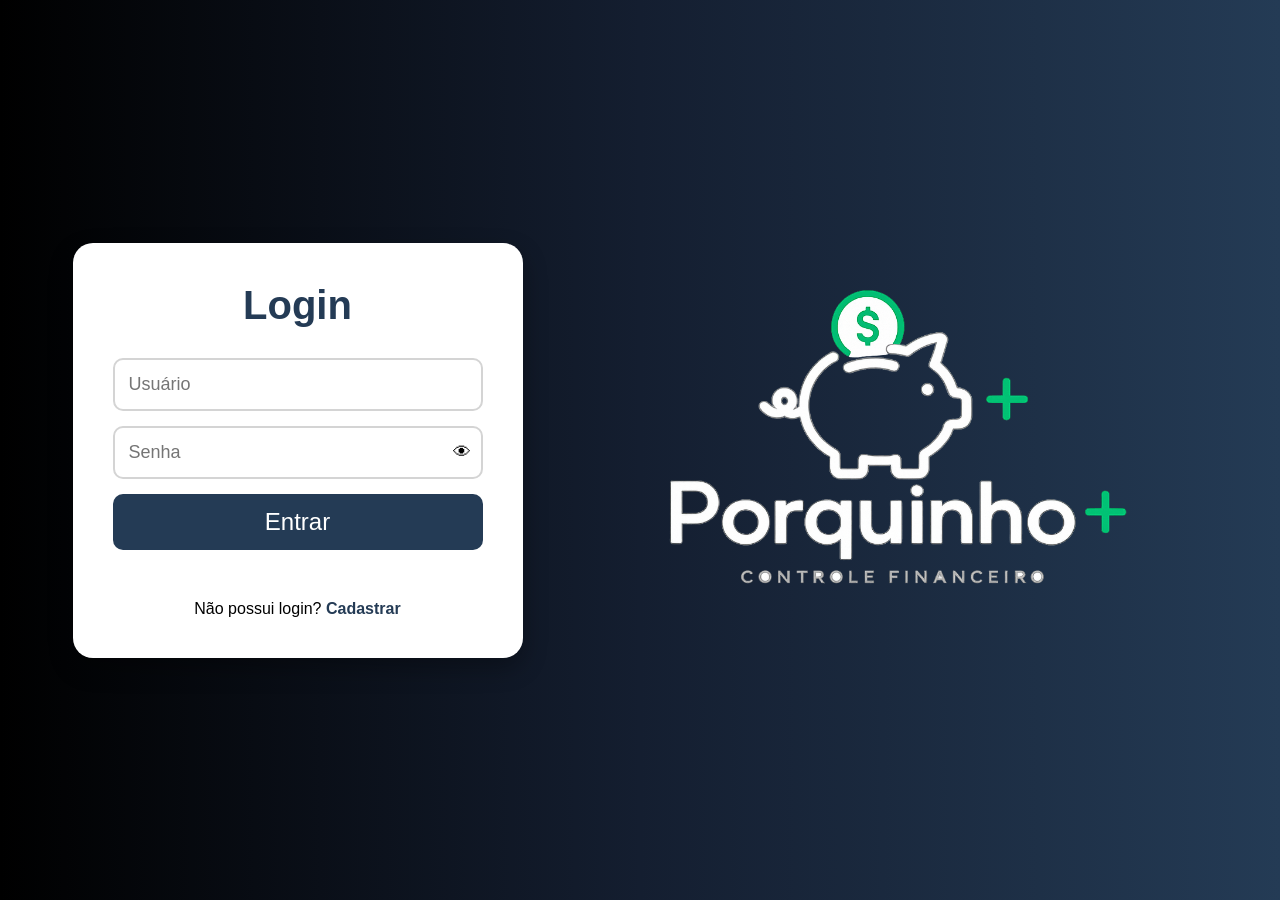
<file: front-end/index.html>
<!DOCTYPE html>
<html lang="pt-BR">
<head>
    <meta charset="UTF-8">
    <title>Porquinho+</title>
    <link rel="stylesheet" href="stylehome.css">
</head>
<body>
    <img src="../Imagens/logo2.png" class="logo2" draggable="false">
    <div class="saldoseparação">
    <span>Saldo Atual:</span>
    <span id="saldo">R$ 0,00</span>
    </div>
    <h4>Ganhos/Gastos</h4>
    <div id="listaganhogasto"></div>

    <div class="perfil">
        <button id="botaoperfil" onclick="abrirPerfil()">👤</button>
    </div>
    <div id="menuPerfil" class="sidebar">

    <button class="fecharSidebar" onclick="fecharPerfil()">✖</button>

    <h3>Perfil</h3>

    <div class="opcoesPerfil">
    <button onclick="abrirJanelaUsuario()">⚙ Alterar usuário</button>
    <button onclick="abrirJanelaSenha()">🔒 Alterar senha</button>
    </div>

    <button class="sair" onclick="sair()">🚪 Sair</button>

    </div>
<!--ganhos/gastos-->
    <button type="button" onclick = "ganhos()" id="botaoganhos">Ganhos</button>
    <dialog id="janelaGanhos">
    <div class = "boxganhos">
        <h5>Ganho</h5>
        <input id="ganho"required type="text" placeholder="Ganho"><br>
        <input id="descricaoG" type="text" placeholder="Descrição" pattern="[a-zA-Z\s!-@]+"><br>
        <p id="erro"></p>
        <button id="ganhosADC" onclick="ganhosADC()" type="button">Adicionar</button>
        <button onclick= "xganhos()">Fechar</button>
    </div>
    </dialog>
    <button type="button" onclick = "gastos()">Gastos</button>   
    <dialog id="janelaGastos">
    <h6>Gasto</h6>
    <div class = "boxperdas">
        <input id="gasto" type="text" placeholder="Gasto"><br>
        <input id="descricaoP" type="text" placeholder="Descrição" pattern="[a-zA-Z\s!-@]+"><br>
        <p id="erro2"></p>
        <button id="gastosADC" onclick="gastosADC()" type="button">Adicionar</button>
        <button onclick= "xgastos()">Fechar</button>
    </div>
    </dialog>
<!--ganhos/gastos-->
    <dialog id="janelaedicaoganho">
        <h7>Ganho</h7><br>
        <input id="ganhoeditar" type="text" placeholder="Ganho"><br>
        <input id="descricaoeditarG" type="text" placeholder="Descrição"><br>
        <p id="erro3"></p>
        <button onclick="salvaredicaoG()" type="button">Salvar</button>
        <button onclick= "xedicaoganho()">Cancelar</button>
    </dialog>
    <dialog id="janelaedicaogastos">
        <h8>Gasto</h8><br>
        <input id="gastoeditar" type="text" placeholder="Gasto"><br>
        <input id="descricaoeditarP" type="text" placeholder="Descrição"><br>
        <p id="erro4"></p>
        <button onclick="salvaredicaoP()" type="button">Salvar</button>
        <button onclick= "xedicaogasto()">Cancelar</button>
    </dialog>

    <dialog id="janelaUsuario">
    <h3>Alterar usuário</h3>
    <input
        id="novoUsuario"
        type="text"
        placeholder="Novo usuário"
    >
    <br><br>
    <input
        id="senhaAtualUsuario"
        type="password"
        placeholder="Senha atual"
    >
    <br><br>
    <button onclick="alterarUsuario()">
        Salvar
    </button>
    <button onclick="fecharJanelaUsuario()">
        Cancelar
    </button>
</dialog>
<dialog id="janelaSenha">
    <h3>Alterar senha</h3>
    <input
        id="senhaAtual"
        type="password"
        placeholder="Senha atual"
    >
    <br><br>
    <input
        id="novaSenha"
        type="password"
        placeholder="Nova senha"
    >
    <br><br>
    <input
        id="confirmarSenha"
        type="password"
        placeholder="Confirmar nova senha"
    >
    <br><br>
    <button onclick="alterarSenha()">
        Salvar
    </button>
    <button onclick="fecharJanelaSenha()">
        Cancelar
    </button>
</dialog>


    <script src="scripthome.js"></script>
</body>
</html>
</file>
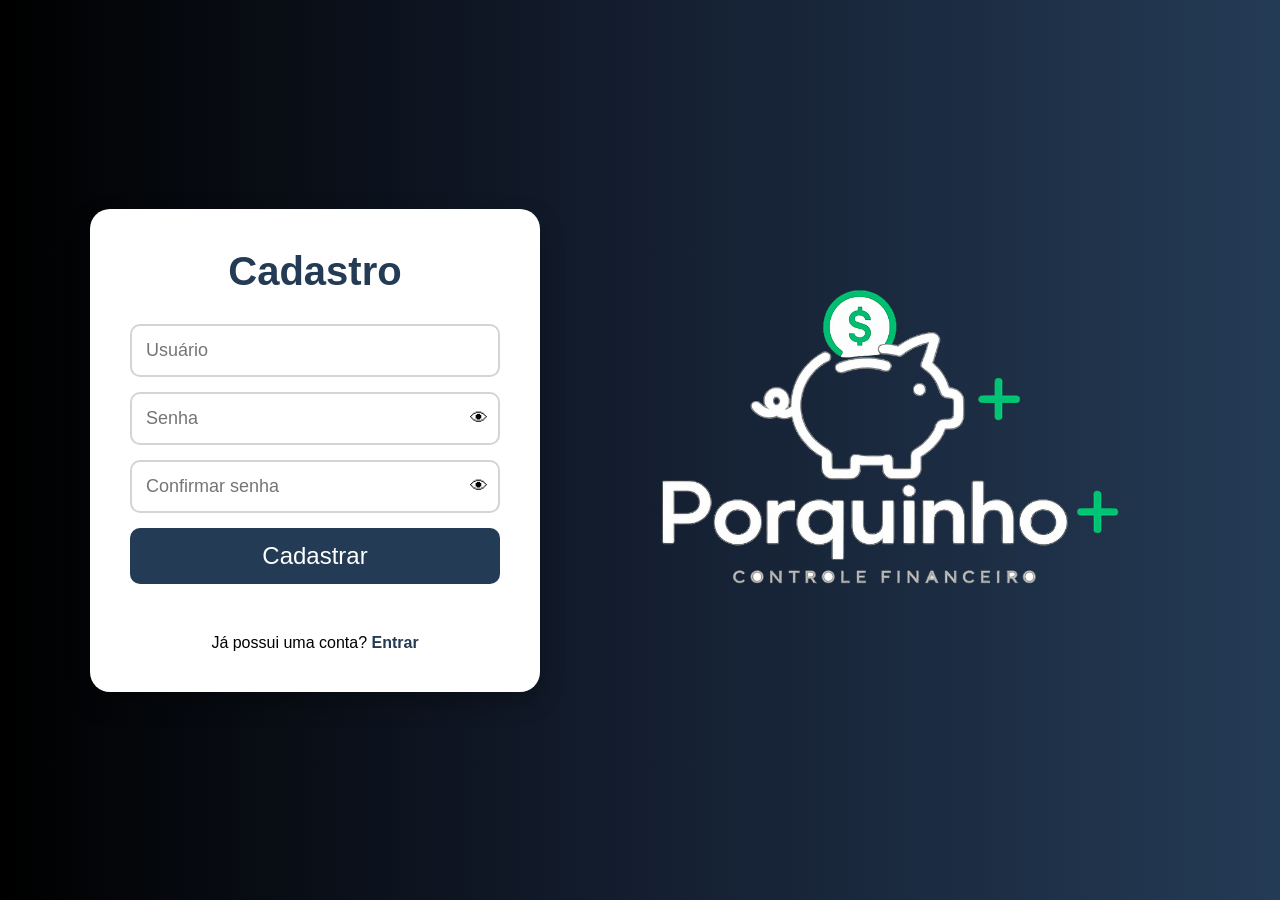
<file: front-end/Cadastro.html>
<!DOCTYPE html>
<html lang="pt-BR">
<head>
    <meta charset="UTF-8">
    <title>Cadastrar</title>
    <link rel="stylesheet" href="style.css">
</head>
<body>
    <main class="container">
        <h1>Cadastro</h1>
        <form id="formCadastro">
            <div class="campo">
                <input type="text" placeholder="Usuário" pattern="[a-zA-Z\s!-@]+" id="usuario" required>
            </div>
            <div class="campo-senha">
                <input type="password" placeholder="Senha" id="senha" required>
                <button type="button" onclick="mostrarsenha()">👁</button>
            </div>

            <div class="campo-senha">
                <input type="password" placeholder="Confirmar senha" id="confsenha" required>
                <button type="button" onclick="mostrarconfsenha()">👁</button>
            </div>
                <button type="submit">Cadastrar</button>
                <p id="errosenha"></p>
            <p>
                <label>Já possui uma conta?</label>
                <a href="Login.html">Entrar</a>
            </p>
        </form>
        </main>
        <img src="../Imagens/logo.png" class="logo">


        <script src="script.js"></script>
        
</body>
</html>
</file>
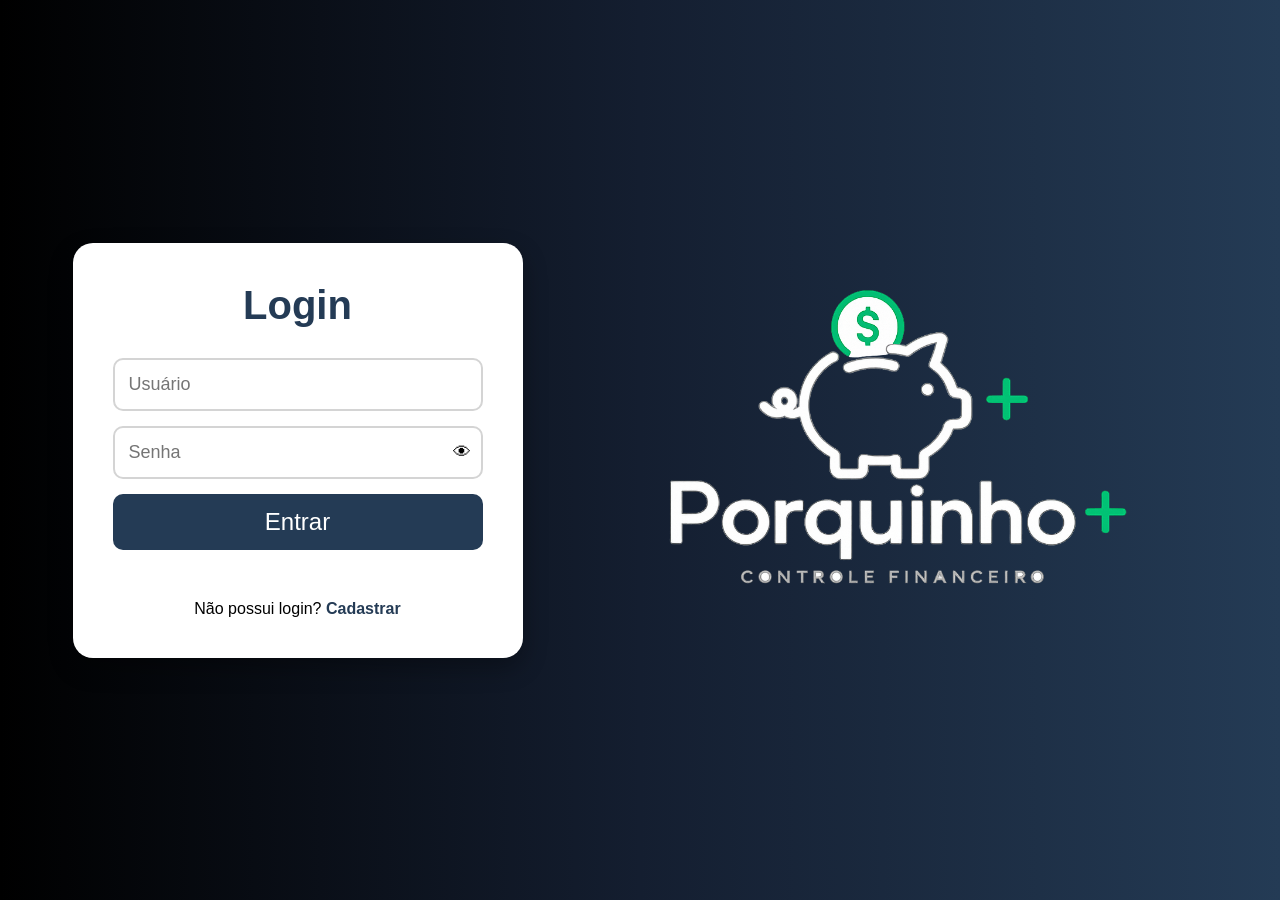
<file: front-end/Login.html>
<!DOCTYPE html>
<html lang="pt-BR">
<head>
    <meta charset="UTF-8">
  <title>Login</title>
  <link rel="stylesheet" href="style.css">
</head>
    <body>
        <div class="area-login">
            <main class="container">
                <h1>Login</h1>
                <form id="formLogin">  
                <div class="campo">
                    <input type="text" placeholder="Usuário" pattern="[a-zA-Z\s!-@]+" id="usuario" required>
                </div>
                <div class = "campo-senha">
                    <input type="password" placeholder="Senha" pattern="[a-zA-Z\s!-@]+" id="senha" required> <button type="button" onclick="mostrarsenha()">👁</button>
                </div>
                    <button type="submit">Entrar</button>
                    <p id="errologin"></p>
                <p>
                    <label>Não possui login?</label>
                    <a href="Cadastro.html">Cadastrar</a>
                </p>
                        
                        
                        
                </form>
            </main>
            <img src="../Imagens/logo.png" class="logo">
        </div>


        <script src="script.js"></script>
</body>
</html>
</file>
<file: front-end/stylehome.css>
*{
    margin:0;
    padding:0;
    box-sizing:border-box;
    font-family:Arial, Helvetica, sans-serif;
}

body{

    background:
        linear-gradient(
            to right,
            #000000,
            #141e30,
            #243b55
        );

    min-height:100vh;

    text-align:center;

    padding:40px 20px;

    color:white;
}

/* PERFIL */

.perfil{

    position:absolute;

    top:20px;

    right:25px;
}

#botaoperfil{

    width:60px;
    height:60px;

    border:none;

    border-radius:50%;

    background:white;

    font-size:30px;

    cursor:pointer;

    box-shadow:
        0 6px 18px rgba(0,0,0,.35);

    transition:.25s;
}

#botaoperfil:hover{

    transform:
        scale(1.08);

}

/* TÍTULO */

h1{

    font-size:44px;

    margin-bottom:35px;

    color:white;

    letter-spacing:-1px;
}

/* SALDO */

.saldoseparação{

    display:inline-flex;

    gap:12px;

    align-items:center;

    padding:18px 30px;

    background:
        rgba(255,255,255,.08);

    backdrop-filter:blur(12px);

    border-radius:18px;

    margin-bottom:35px;

    box-shadow:
        0 10px 30px rgba(0,0,0,.25);

    font-size:26px;

    font-weight:bold;
}

/* SUBTITULO */

h4{

    margin-bottom:25px;

    font-size:24px;

    color:white;
}

/* BOTÕES */

#botaoganhos,
button[onclick="gastos()"]{

    padding:14px 26px;

    border:none;

    border-radius:12px;

    font-size:16px;

    font-weight:bold;

    color:white;

    cursor:pointer;

    margin:8px;

    transition:.25s;
}

#botaoganhos{

    background:#34a853;
}

#botaoganhos:hover{

    background:#2b8c45;

    transform:translateY(-2px);
}

button[onclick="gastos()"]{

    background:#e53935;
}

button[onclick="gastos()"]:hover{

    background:#c62828;

    transform:translateY(-2px);
}

/* LISTA */

#listaganhogasto{

    width:100%;

    max-width:760px;

    margin:30px auto;

    display:flex;

    flex-direction:column;

    gap:15px;
}

/* CARDS */

.movimentacao{

    background:
        rgba(255,255,255,.08);

    backdrop-filter:blur(12px);

    border-radius:15px;

    padding:18px 24px;

    display:flex;

    justify-content:space-between;

    align-items:center;

    box-shadow:
        0 10px 25px rgba(0,0,0,.18);

    transition:.25s;
}

.movimentacao:hover{

    transform:translateY(-2px);
}

.conteudo{

    text-align:left;

    font-size:18px;

    color:white;
}

.ganho{

    border-left:6px solid #4CAF50;
}

.gasto{

    border-left:6px solid #e53935;
}

/* AÇÕES */

.acoes{

    display:flex;

    gap:10px;
}

#editar,
#deletar{

    width:40px;

    height:40px;

    border:none;

    border-radius:10px;

    background:
        rgba(255,255,255,.12);

    cursor:pointer;

    color:white;

    transition:.2s;
}

#editar:hover{

    background:#2b6cb0;

    transform:scale(1.1);
}

#deletar:hover{

    background:#c53030;

    transform:scale(1.1);
}

/* DIALOG */

dialog{

    margin:auto;

    border:none;

    border-radius:18px;

    padding:30px;

    min-width:340px;

    background:white;

    color:black;

    box-shadow:
        0 20px 50px rgba(0,0,0,.35);
}

dialog::backdrop{

    background:
        rgba(0,0,0,.55);

    backdrop-filter:blur(4px);
}

dialog input{

    width:100%;

    padding:14px;

    margin:10px 0;

    border-radius:10px;

    border:2px solid #ddd;

    font-size:15px;
}

dialog input:focus{

    outline:none;

    border-color:#243b55;
}

dialog button{

    margin-top:10px;

    padding:12px 20px;

    border:none;

    border-radius:10px;

    background:#243b55;

    color:white;

    cursor:pointer;
}

dialog button:hover{

    background:#1b2c40;
}

/* ERROS */

@keyframes efeitoPiscar{

    from{
        opacity:.4;
    }

    to{
        opacity:1;
    }
}

p{

    color:#ff5b5b;

    animation:
        efeitoPiscar .5s;
}

/* RESPONSIVO */

@media(max-width:700px){

    h1{
        font-size:34px;
    }

    .movimentacao{

        flex-direction:column;

        gap:12px;
    }

    .conteudo{
        text-align:center;
    }

    .saldoseparação{
        font-size:20px;
    }

}

.sidebar{
    position: fixed;
    top: 0;
    right: -300px;
    width: 300px;
    height: 100vh;
    background: #0f172a;
    transition: right 0.3s ease;
    padding: 20px;
    display: flex;
    flex-direction: column;
}

.sidebar.aberto{
    right: 0;
}

.fecharSidebar{
    position: absolute;
    top: 15px;
    right: 15px;
    background: none;
    border: none;
    color: white;
    font-size: 24px;
    cursor: pointer;
}

.opcoesPerfil button{
    width: 100%;
    padding: 12px;
    margin-top: 15px;
    border: none;
    border-radius: 10px;
    background: #1e293b;
    color: white;
    cursor: pointer;
}

.sair{
    margin-top: auto;
    width: 100%;
    padding: 12px;
    border: none;
    border-radius: 10px;
    background: #dc2626;
    color: white;
    cursor: pointer;
}

.logo2{
    display: block;

    width: 500px;

    height: auto;

    margin: 0 auto -100px auto;

    object-fit: contain;
}
</file>
<file: front-end/style.css>
* {
    margin: 0;
    padding: 0;
    box-sizing: border-box;
    font-family: Arial, Helvetica, sans-serif;
}

body {
    background: linear-gradient(to right, #000000, #141e30, #243b55);
    min-height: 100vh;
    display: flex;
    justify-content: center;
    align-items: center;
}

.container {
    width: 450px;
    background: white;
    padding: 40px;
    border-radius: 20px;
    box-shadow: 0 10px 25px rgba(0, 0, 0, 0.3);
}

.container h1 {
    text-align: center;
    color: #243b55;
    margin-bottom: 30px;
    font-size: 2.5rem;
}

#formLogin, #formCadastro {
    display: flex;
    flex-direction: column;
    gap: 15px;
}

.campo, .campo-senha {
    width: 100%;
}

.campo-senha {
    position: relative;
}

.campo input, .campo-senha input {
    width: 100%;
    padding: 14px;
    border: 2px solid #d4d4d4;
    border-radius: 10px;
    font-size: 18px;
}

.campo-senha input {
    padding-right: 50px;
}

.campo input:focus, .campo-senha input:focus {
    outline: none;
    border-color: #243b55;
}

.campo-senha button {
    position: absolute;
    right: 12px;
    top: 50%;
    transform: translateY(-50%);
    background: transparent;
    border: none;
    cursor: pointer;
    font-size: 18px;
}

button[type="submit"] {
    width: 100%;
    padding: 14px;
    border: none;
    border-radius: 10px;
    background-color: #243b55;
    color: white;
    font-size: 1.5rem;
    cursor: pointer;
    transition: 0.3s;
}

button[type="submit"]:hover {
    background-color: #1b2c40;
}

#errologin, #errosenha {
    text-align: center;
    color: red;
    min-height: 20px;
}

p {
    text-align: center;
}

a {
    text-decoration: none;
    color: #243b55;
    font-weight: bold;
}

a:hover {
    text-decoration: underline;
}

.area-login {
    display: flex;
    align-items: center;
    gap: 25px;
    flex-direction: row;
    margin-left: -10px;
}

.logo {
    width: 600px;
    margin-left: 50px;
}
</file>
